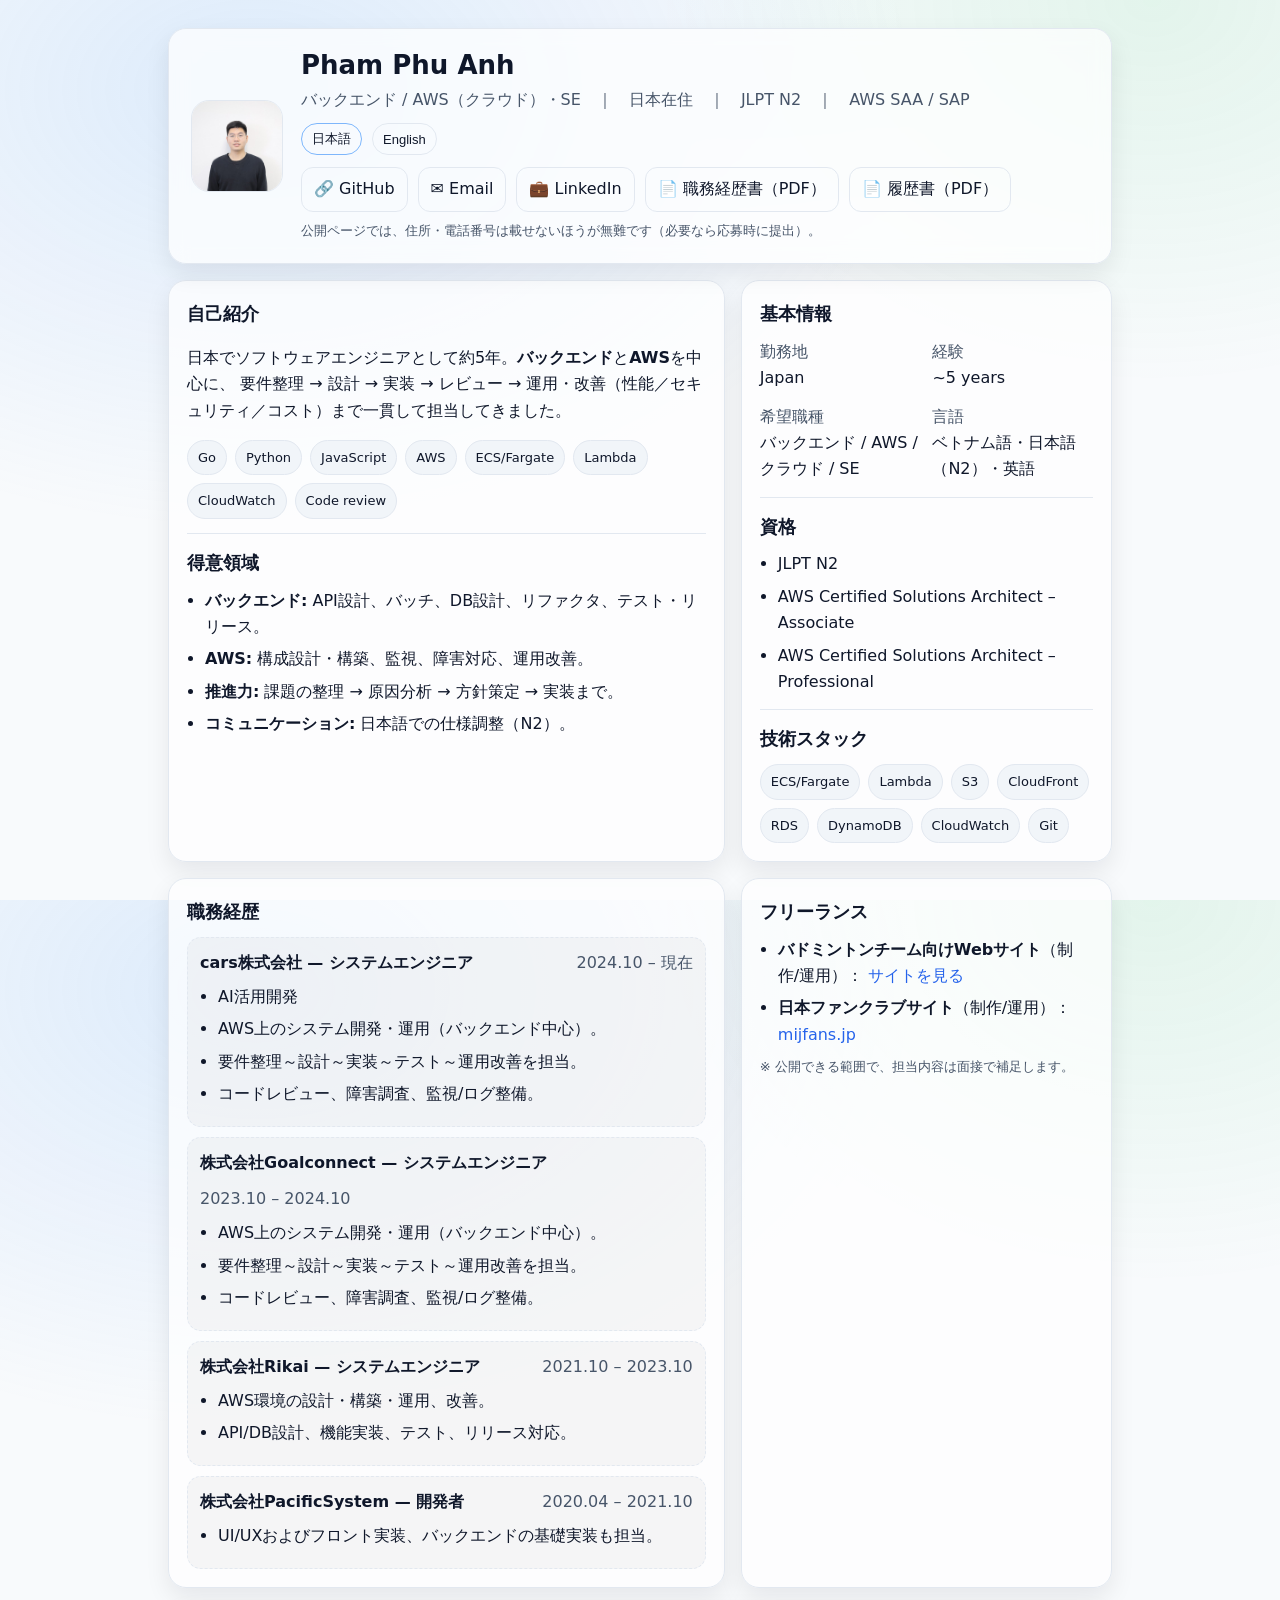
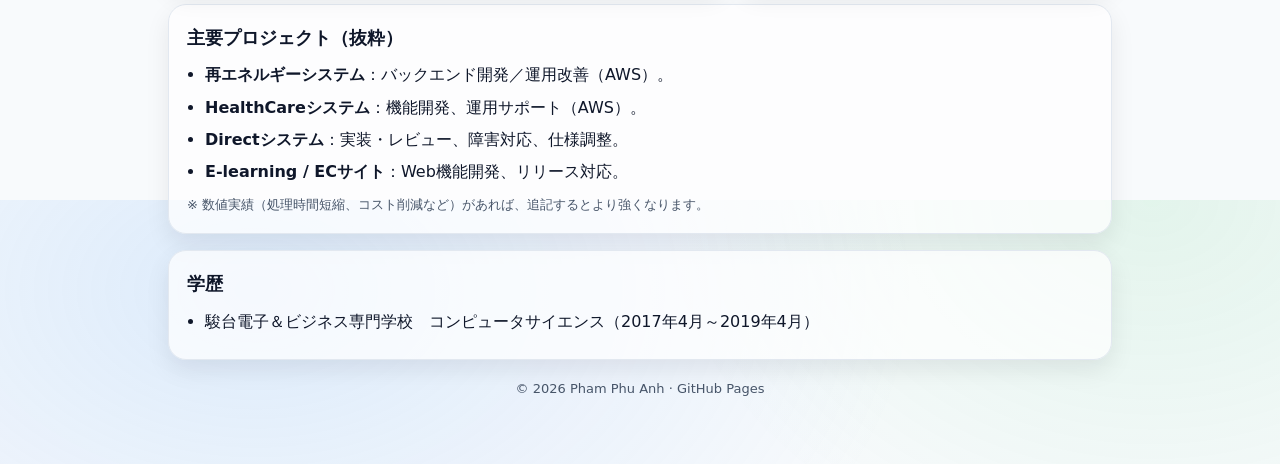
<file: index.html>
<!doctype html>
<html lang="ja">
<head>
  <meta charset="utf-8" />
  <meta name="viewport" content="width=device-width, initial-scale=1" />
  <title>Pham Phu Anh | Backend & AWS Engineer</title>
  <meta name="description" content="Backend + AWS. Go/Python/JavaScript. End-to-end delivery: design, implementation, operations, and improvements." />

  <meta property="og:title" content="Pham Phu Anh | Backend & AWS Engineer" />
  <meta property="og:description" content="Backend + AWS. Go/Python/JavaScript. End-to-end delivery: design, implementation, operations, and improvements." />
  <meta property="og:type" content="website" />

  <link rel="stylesheet" href="assets/styles.css" />
  <style>
    /* Language toggle: show/hide blocks */
    [data-lang="jp"] .lang-en { display:none; }
    [data-lang="en"] .lang-jp { display:none; }
  </style>
</head>

<body>
  <main class="wrap">
    <header>
      <div class="avatar">
        <img src="assets/photo.png" alt="Pham Phu Anh" onerror="this.remove(); this.parentNode.innerHTML='<span class=&quot;muted small&quot;>Add<br>photo</span>';">
      </div>

      <div class="title">
        <h1>Pham Phu Anh</h1>

        <div class="lang-jp">
          <p>バックエンド / AWS（クラウド）・SE　｜　日本在住　｜　JLPT N2　｜　AWS SAA / SAP</p>
        </div>
        <div class="lang-en">
          <p>Backend / AWS (Cloud) Engineer · Japan · JLPT N2 · AWS SAA / SAP</p>
        </div>

        <div class="langbar" aria-label="Language switcher">
          <button id="btn-jp" class="langbtn" aria-pressed="true" type="button">日本語</button>
          <button id="btn-en" class="langbtn" aria-pressed="false" type="button">English</button>
        </div>

        <div class="actions">
          <a class="btn" href="https://github.com/phuanhpham" target="_blank" rel="noreferrer">🔗 GitHub</a>
          <a class="btn" href="mailto:anhpham.96.a@gmail.com">✉️ Email</a>
          <a class="btn" href="https://www.linkedin.com/in/phu-anh-pham-458808233" target="_blank" rel="noreferrer">💼 LinkedIn</a>

          <a class="btn lang-jp" href="assets/shokumu_jp.pdf" target="_blank" rel="noreferrer">📄 職務経歴書（PDF）</a>
          <a class="btn lang-jp" href="assets/rirekisho_jp.pdf" target="_blank" rel="noreferrer">📄 履歴書（PDF）</a>

          <a class="btn lang-en" href="assets/resume_en.pdf" target="_blank" rel="noreferrer">📄 Resume (PDF)</a>
        </div>

        <div class="note lang-jp">公開ページでは、住所・電話番号は載せないほうが無難です（必要なら応募時に提出）。</div>
        <div class="note lang-en">For a public page, it’s safer to avoid home address/phone. Email is usually enough.</div>
      </div>
    </header>

    <section class="row">
      <article class="card">
        <h2 class="lang-jp">自己紹介</h2>
        <h2 class="lang-en">About</h2>

        <div class="lang-jp">
          <p>
            日本でソフトウェアエンジニアとして約5年。<b>バックエンド</b>と<b>AWS</b>を中心に、
            要件整理 → 設計 → 実装 → レビュー → 運用・改善（性能／セキュリティ／コスト）まで一貫して担当してきました。
          </p>

          <div class="chips">
            <span class="chip">Go</span><span class="chip">Python</span><span class="chip">JavaScript</span>
            <span class="chip">AWS</span><span class="chip">ECS/Fargate</span><span class="chip">Lambda</span>
            <span class="chip">CloudWatch</span><span class="chip">Code review</span>
          </div>

          <div class="hr"></div>

          <h2>得意領域</h2>
          <ul class="list">
            <li><b>バックエンド:</b> API設計、バッチ、DB設計、リファクタ、テスト・リリース。</li>
            <li><b>AWS:</b> 構成設計・構築、監視、障害対応、運用改善。</li>
            <li><b>推進力:</b> 課題の整理 → 原因分析 → 方針策定 → 実装まで。</li>
            <li><b>コミュニケーション:</b> 日本語での仕様調整（N2）。</li>
          </ul>
        </div>

        <div class="lang-en">
          <p>
            Software engineer in Japan with ~5 years of experience. Focused on <b>backend</b> and <b>AWS</b>,
            delivering end-to-end work: requirements → design → implementation → code review → operations and improvements
            (performance / security / cost).
          </p>

          <div class="chips">
            <span class="chip">Go</span><span class="chip">Python</span><span class="chip">JavaScript</span>
            <span class="chip">AWS</span><span class="chip">ECS/Fargate</span><span class="chip">Lambda</span>
            <span class="chip">CloudWatch</span><span class="chip">Code review</span>
          </div>

          <div class="hr"></div>

          <h2>Strengths</h2>
          <ul class="list">
            <li><b>Backend:</b> API design, batch jobs, data modeling, refactor, testing & release.</li>
            <li><b>AWS:</b> architecture, build, monitoring, incident handling, ops improvement.</li>
            <li><b>Execution:</b> problem framing → root cause → plan → implementation.</li>
            <li><b>Communication:</b> stakeholder alignment in Japanese (N2).</li>
          </ul>
        </div>
      </article>

      <aside class="card">
        <h2 class="lang-jp">基本情報</h2>
        <h2 class="lang-en">Info</h2>

        <div class="grid2">
          <div>
            <div class="muted lang-jp">勤務地</div><div class="muted lang-en">Location</div>
            <div>Japan</div>
          </div>
          <div>
            <div class="muted lang-jp">経験</div><div class="muted lang-en">Experience</div>
            <div>~5 years</div>
          </div>
          <div>
            <div class="muted lang-jp">希望職種</div><div class="muted lang-en">Preferred roles</div>
            <div class="lang-jp">バックエンド / AWS / クラウド / SE</div>
            <div class="lang-en">Backend / AWS / Cloud / SE</div>
          </div>
          <div>
            <div class="muted lang-jp">言語</div><div class="muted lang-en">Languages</div>
            <div class="lang-jp">ベトナム語・日本語（N2）・英語</div>
            <div class="lang-en">Vietnamese · Japanese (N2) · English</div>
          </div>
        </div>

        <div class="hr"></div>

        <h2 class="lang-jp">資格</h2>
        <h2 class="lang-en">Certifications</h2>
        <ul class="list">
          <li>JLPT N2</li>
          <li>AWS Certified Solutions Architect – Associate</li>
          <li>AWS Certified Solutions Architect – Professional</li>
        </ul>

        <div class="hr"></div>

        <h2 class="lang-jp">技術スタック</h2>
        <h2 class="lang-en">Tech stack</h2>
        <div class="chips">
          <span class="chip">ECS/Fargate</span><span class="chip">Lambda</span><span class="chip">S3</span>
          <span class="chip">CloudFront</span><span class="chip">RDS</span><span class="chip">DynamoDB</span>
          <span class="chip">CloudWatch</span><span class="chip">Git</span>
        </div>
      </aside>
    </section>

    <section class="row">
      <article class="card">
        <h2 class="lang-jp">職務経歴</h2>
        <h2 class="lang-en">Experience</h2>

        <div class="exp">
          <div class="exp-item">
            <div class="exp-top">
              <b class="lang-jp">cars株式会社 — システムエンジニア</b>
              <b class="lang-en">cars — System Engineer</b>
              <span class="muted">2024.10 – 現在</span>
            </div>
            <ul class="list lang-jp">
              <li>AI活用開発</li>
              <li>AWS上のシステム開発・運用（バックエンド中心）。</li>
              <li>要件整理～設計～実装～テスト～運用改善を担当。</li>
              <li>コードレビュー、障害調査、監視/ログ整備。</li>
            </ul>
            <ul class="list lang-en">
              <li>Backend-focused development and operations on AWS.</li>
              <li>Handled phases from requirements to design, implementation, testing, and ops improvements.</li>
              <li>Code review, incident investigation, monitoring/logging improvements.</li>
            </ul>
          </div>
          
          <div class="exp-item">
            <div class="exp-top">
              <b class="lang-jp">株式会社Goalconnect — システムエンジニア</b>
              <b class="lang-en">Goalconnect — System Engineer</b>
              <span class="muted">2023.10 – 2024.10</span>
            </div>
            <ul class="list lang-jp">
              <li>AWS上のシステム開発・運用（バックエンド中心）。</li>
              <li>要件整理～設計～実装～テスト～運用改善を担当。</li>
              <li>コードレビュー、障害調査、監視/ログ整備。</li>
            </ul>
            <ul class="list lang-en">
              <li>Backend-focused development and operations on AWS.</li>
              <li>Handled phases from requirements to design, implementation, testing, and ops improvements.</li>
              <li>Code review, incident investigation, monitoring/logging improvements.</li>
            </ul>
          </div>

          <div class="exp-item">
            <div class="exp-top">
              <b class="lang-jp">株式会社Rikai — システムエンジニア</b>
              <b class="lang-en">Rikai — System Engineer</b>
              <span class="muted">2021.10 – 2023.10</span>
            </div>
            <ul class="list lang-jp">
              <li>AWS環境の設計・構築・運用、改善。</li>
              <li>API/DB設計、機能実装、テスト、リリース対応。</li>
            </ul>
            <ul class="list lang-en">
              <li>AWS design/build/ops and continuous improvements.</li>
              <li>API/DB design, feature delivery, testing, release coordination.</li>
            </ul>
          </div>

          <div class="exp-item">
            <div class="exp-top">
              <b class="lang-jp">株式会社PacificSystem — 開発者</b>
              <b class="lang-en">PacificSystem — Developer</b>
              <span class="muted">2020.04 – 2021.10</span>
            </div>
            <ul class="list lang-jp">
              <li>UI/UXおよびフロント実装、バックエンドの基礎実装も担当。</li>
            </ul>
            <ul class="list lang-en">
              <li>UI/UX and front-end implementation; gradually expanded into backend feature work.</li>
            </ul>
          </div>
        </div>
      </article>

      <aside class="card">
        <h2 class="lang-jp">フリーランス</h2>
        <h2 class="lang-en">Freelance</h2>

        <ul class="list lang-jp">
          <li><b>バドミントンチーム向けWebサイト</b>（制作/運用）：
            <a href="https://redword.net/subete/5RkceuG5LIQoHRMMCf1WCA?fbclid=IwZnRzaANAAWNleHRuA2FlbQIxMQABHsaJHyzfNJuGPvMhKrplYYW8-bBNxx1k4sY5D-urEUcAPg6MGtnkhqUDi64b_aem_DhBadte6OzplUcvBA7jBmg" target="_blank" rel="noreferrer">サイトを見る</a>
          </li>
          <li><b>日本ファンクラブサイト</b>（制作/運用）：
            <a href="https://mijfans.jp/" target="_blank" rel="noreferrer">mijfans.jp</a>
          </li>
        </ul>

        <ul class="list lang-en">
          <li><b>Badminton team website</b> (build & maintain):
            <a href="https://redword.net/subete/5RkceuG5LIQoHRMMCf1WCA?fbclid=IwZnRzaANAAWNleHRuA2FlbQIxMQABHsaJHyzfNJuGPvMhKrplYYW8-bBNxx1k4sY5D-urEUcAPg6MGtnkhqUDi64b_aem_DhBadte6OzplUcvBA7jBmg" target="_blank" rel="noreferrer">View</a>
          </li>
          <li><b>Japan fanclub website</b> (build & maintain):
            <a href="https://mijfans.jp/" target="_blank" rel="noreferrer">mijfans.jp</a>
          </li>
        </ul>

        <div class="note lang-jp">※ 公開できる範囲で、担当内容は面接で補足します。</div>
        <div class="note lang-en">Note: I can share more details about responsibilities in interviews.</div>
      </aside>
    </section>

    <section class="card" style="margin-top:16px">
      <h2 class="lang-jp">主要プロジェクト（抜粋）</h2>
      <h2 class="lang-en">Selected projects</h2>

      <ul class="list lang-jp">
        <li><b>再エネルギーシステム</b>：バックエンド開発／運用改善（AWS）。</li>
        <li><b>HealthCareシステム</b>：機能開発、運用サポート（AWS）。</li>
        <li><b>Directシステム</b>：実装・レビュー、障害対応、仕様調整。</li>
        <li><b>E-learning / ECサイト</b>：Web機能開発、リリース対応。</li>
      </ul>

      <ul class="list lang-en">
        <li><b>Renewable energy system</b>: backend delivery and ops improvements on AWS.</li>
        <li><b>Healthcare system</b>: feature development and operational support on AWS.</li>
        <li><b>Direct system</b>: implementation, code reviews, incident handling, stakeholder alignment.</li>
        <li><b>E-learning / EC site</b>: web feature development and release support.</li>
      </ul>

      <div class="note lang-jp">※ 数値実績（処理時間短縮、コスト削減など）があれば、追記するとより強くなります。</div>
      <div class="note lang-en">Tip: Adding measurable outcomes (latency, cost, reliability) will make this stronger.</div>
    </section>

    <section class="card" style="margin-top:16px">
      <h2 class="lang-jp">学歴</h2>
      <h2 class="lang-en">Education</h2>
      <ul class="list">
        <li class="lang-jp">駿台電子＆ビジネス専門学校　コンピュータサイエンス（2017年4月～2019年4月）</li>
        <li class="lang-en">Sundai Electronics & Business College — Computer Science (Apr 2017 – Apr 2019)</li>
      </ul>
    </section>

    <footer>
      © <span id="y"></span> Pham Phu Anh · GitHub Pages
    </footer>
  </main>

  <script src="assets/script.js"></script>
</body>
</html>
</file>
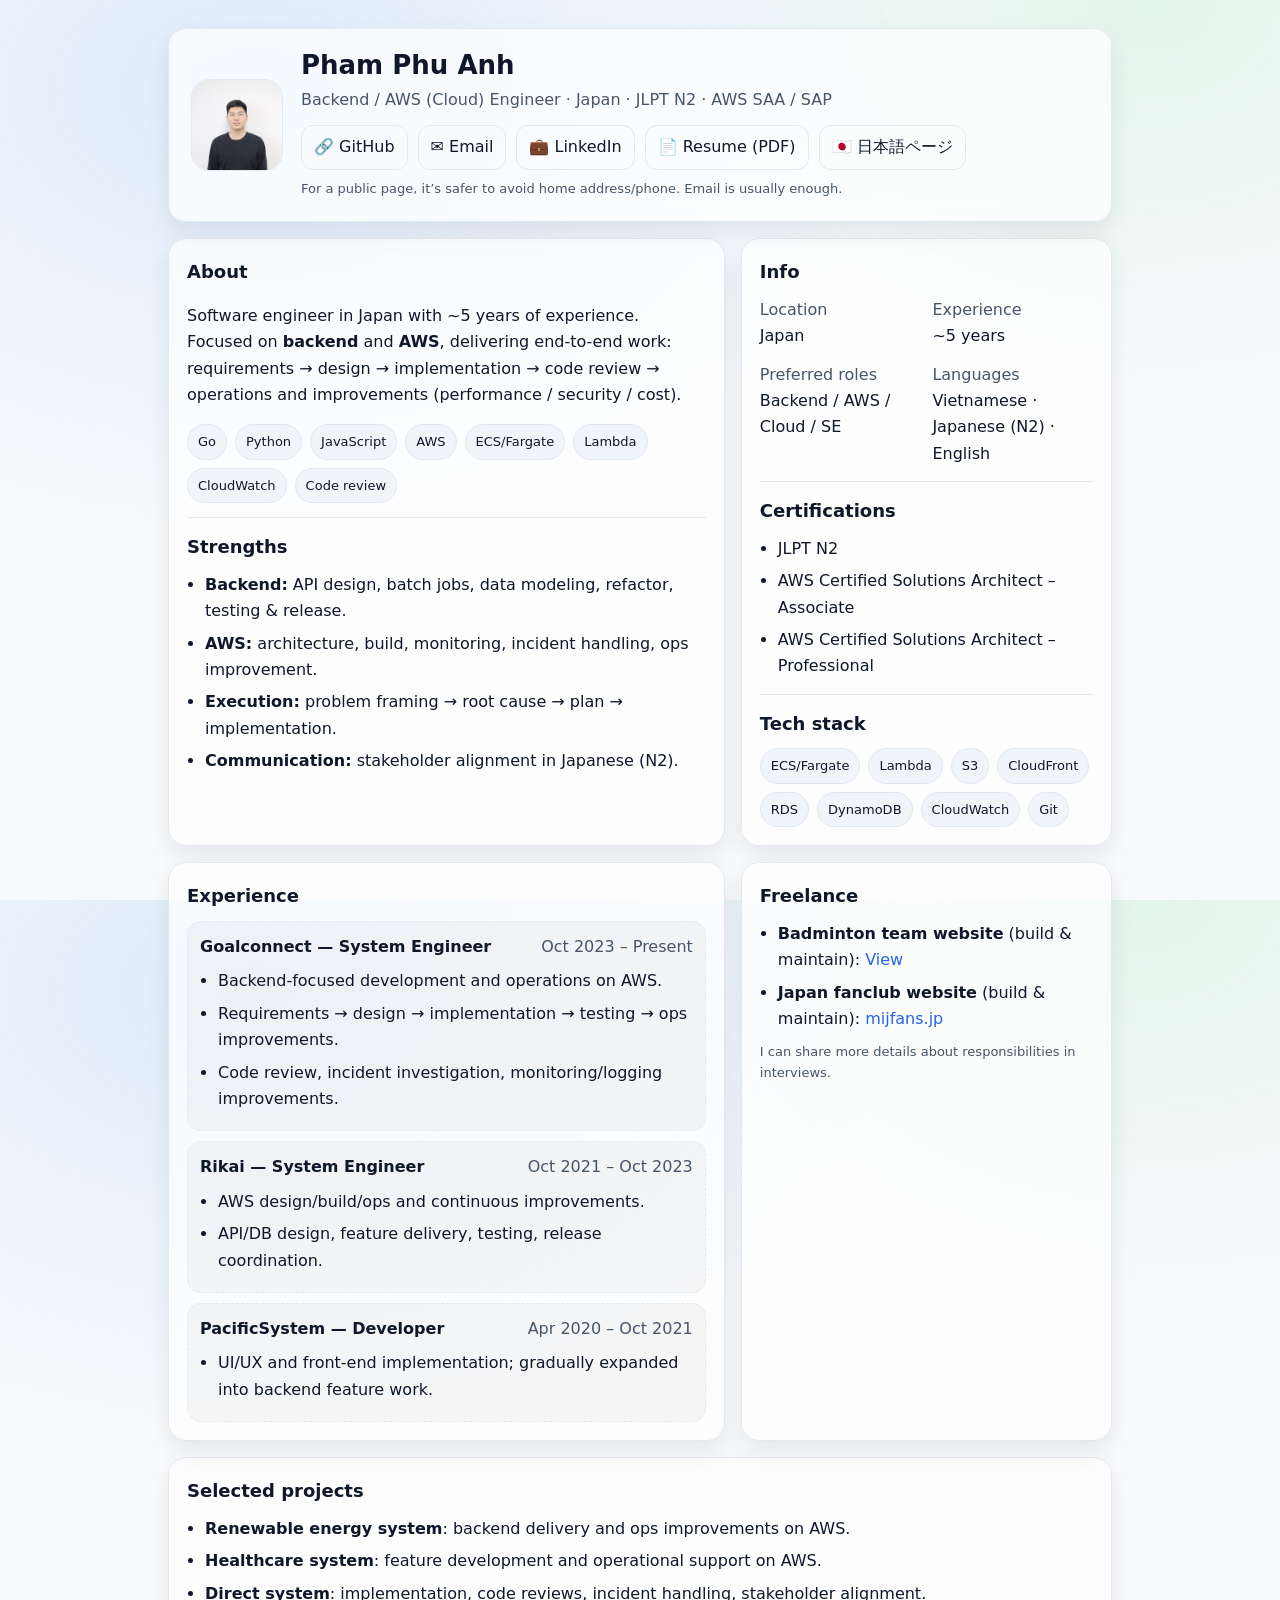
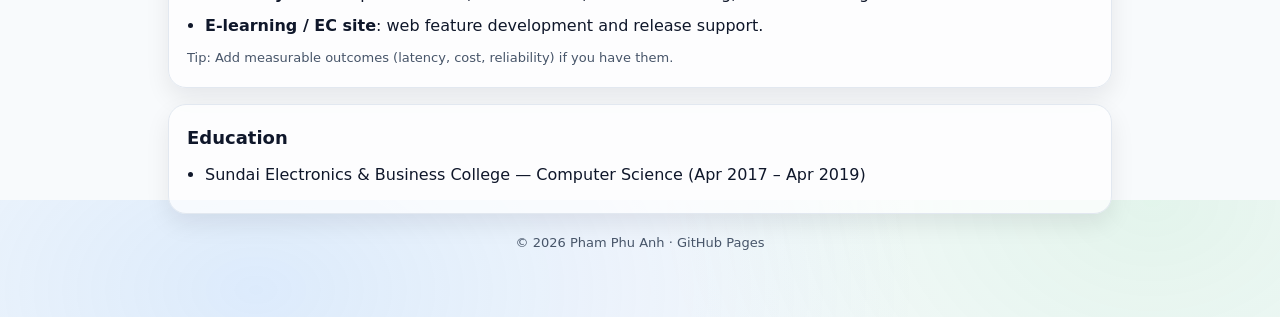
<file: en/index.html>
<!doctype html>
<html lang="en">
<head>
  <meta charset="utf-8" />
  <meta name="viewport" content="width=device-width, initial-scale=1" />
  <title>Pham Phu Anh | Backend & AWS Engineer</title>
  <meta name="description" content="Backend + AWS. Go/Python/JavaScript. End-to-end delivery: design, implementation, operations, and improvements." />
  <meta property="og:title" content="Pham Phu Anh | Backend & AWS Engineer" />
  <meta property="og:description" content="Backend + AWS. Go/Python/JavaScript. End-to-end delivery: design, implementation, operations, and improvements." />
  <meta property="og:type" content="website" />
  <link rel="stylesheet" href="../assets/styles.css" />
</head>
<body>
  <main class="wrap">
    <header>
      <div class="avatar">
        <img src="../assets/photo.png" alt="Pham Phu Anh" onerror="this.remove(); this.parentNode.innerHTML='<span class=&quot;muted small&quot;>Add<br>photo</span>';">
      </div>
      <div class="title">
        <h1>Pham Phu Anh</h1>
        <p>Backend / AWS (Cloud) Engineer · Japan · JLPT N2 · AWS SAA / SAP</p>
        <div class="actions">
          <a class="btn" href="https://github.com/phuanhpham" target="_blank" rel="noreferrer">🔗 GitHub</a>
          <a class="btn" href="mailto:anhpham.96.a@gmail.com">✉️ Email</a>
          <a class="btn" href="https://www.linkedin.com/in/phu-anh-pham-458808233/" target="_blank" rel="noreferrer">💼 LinkedIn</a>
          <a class="btn" href="../assets/resume_en.pdf" target="_blank" rel="noreferrer">📄 Resume (PDF)</a>
          <a class="btn" href="../?lang=jp">🇯🇵 日本語ページ</a>
        </div>
        <div class="note">For a public page, it’s safer to avoid home address/phone. Email is usually enough.</div>
      </div>
    </header>

    <section class="row">
      <article class="card">
        <h2>About</h2>
        <p>
          Software engineer in Japan with ~5 years of experience. Focused on <b>backend</b> and <b>AWS</b>,
          delivering end-to-end work: requirements → design → implementation → code review → operations and improvements
          (performance / security / cost).
        </p>
        <div class="chips">
          <span class="chip">Go</span><span class="chip">Python</span><span class="chip">JavaScript</span>
          <span class="chip">AWS</span><span class="chip">ECS/Fargate</span><span class="chip">Lambda</span>
          <span class="chip">CloudWatch</span><span class="chip">Code review</span>
        </div>

        <div class="hr"></div>

        <h2>Strengths</h2>
        <ul class="list">
          <li><b>Backend:</b> API design, batch jobs, data modeling, refactor, testing & release.</li>
          <li><b>AWS:</b> architecture, build, monitoring, incident handling, ops improvement.</li>
          <li><b>Execution:</b> problem framing → root cause → plan → implementation.</li>
          <li><b>Communication:</b> stakeholder alignment in Japanese (N2).</li>
        </ul>
      </article>

      <aside class="card">
        <h2>Info</h2>
        <div class="grid2">
          <div><div class="muted">Location</div><div>Japan</div></div>
          <div><div class="muted">Experience</div><div>~5 years</div></div>
          <div><div class="muted">Preferred roles</div><div>Backend / AWS / Cloud / SE</div></div>
          <div><div class="muted">Languages</div><div>Vietnamese · Japanese (N2) · English</div></div>
        </div>

        <div class="hr"></div>

        <h2>Certifications</h2>
        <ul class="list">
          <li>JLPT N2</li>
          <li>AWS Certified Solutions Architect – Associate</li>
          <li>AWS Certified Solutions Architect – Professional</li>
        </ul>

        <div class="hr"></div>

        <h2>Tech stack</h2>
        <div class="chips">
          <span class="chip">ECS/Fargate</span><span class="chip">Lambda</span><span class="chip">S3</span>
          <span class="chip">CloudFront</span><span class="chip">RDS</span><span class="chip">DynamoDB</span>
          <span class="chip">CloudWatch</span><span class="chip">Git</span>
        </div>
      </aside>
    </section>

    <section class="row">
      <article class="card">
        <h2>Experience</h2>
        <div class="exp">
          <div class="exp-item">
            <div class="exp-top">
              <b>Goalconnect — System Engineer</b>
              <span class="muted">Oct 2023 – Present</span>
            </div>
            <ul class="list">
              <li>Backend-focused development and operations on AWS.</li>
              <li>Requirements → design → implementation → testing → ops improvements.</li>
              <li>Code review, incident investigation, monitoring/logging improvements.</li>
            </ul>
          </div>

          <div class="exp-item">
            <div class="exp-top">
              <b>Rikai — System Engineer</b>
              <span class="muted">Oct 2021 – Oct 2023</span>
            </div>
            <ul class="list">
              <li>AWS design/build/ops and continuous improvements.</li>
              <li>API/DB design, feature delivery, testing, release coordination.</li>
            </ul>
          </div>

          <div class="exp-item">
            <div class="exp-top">
              <b>PacificSystem — Developer</b>
              <span class="muted">Apr 2020 – Oct 2021</span>
            </div>
            <ul class="list">
              <li>UI/UX and front-end implementation; gradually expanded into backend feature work.</li>
            </ul>
          </div>
        </div>
      </article>

      <aside class="card">
        <h2>Freelance</h2>
        <ul class="list">
          <li><b>Badminton team website</b> (build & maintain):
            <a href="https://redword.net/subete/5RkceuG5LIQoHRMMCf1WCA?fbclid=IwZnRzaANAAWNleHRuA2FlbQIxMQABHsaJHyzfNJuGPvMhKrplYYW8-bBNxx1k4sY5D-urEUcAPg6MGtnkhqUDi64b_aem_DhBadte6OzplUcvBA7jBmg" target="_blank" rel="noreferrer">View</a>
          </li>
          <li><b>Japan fanclub website</b> (build & maintain):
            <a href="https://mijfans.jp/" target="_blank" rel="noreferrer">mijfans.jp</a>
          </li>
        </ul>
        <div class="note">I can share more details about responsibilities in interviews.</div>
      </aside>
    </section>

    <section class="card" style="margin-top:16px">
      <h2>Selected projects</h2>
      <ul class="list">
        <li><b>Renewable energy system</b>: backend delivery and ops improvements on AWS.</li>
        <li><b>Healthcare system</b>: feature development and operational support on AWS.</li>
        <li><b>Direct system</b>: implementation, code reviews, incident handling, stakeholder alignment.</li>
        <li><b>E-learning / EC site</b>: web feature development and release support.</li>
      </ul>
      <div class="note">Tip: Add measurable outcomes (latency, cost, reliability) if you have them.</div>
    </section>

    <section class="card" style="margin-top:16px">
      <h2>Education</h2>
      <ul class="list">
        <li>Sundai Electronics & Business College — Computer Science (Apr 2017 – Apr 2019)</li>
      </ul>
    </section>

    <footer>
      © <span id="y"></span> Pham Phu Anh · GitHub Pages
    </footer>
  </main>

  <script>
    document.getElementById('y').textContent = new Date().getFullYear();
  </script>
</body>
</html>
</file>
<file: assets/styles.css>
:root{
  --bg:#0b0f17; --card:#111827; --text:#e5e7eb; --muted:#9ca3af;
  --line:#1f2937; --accent:#60a5fa; --chip:#0f172a;
  --shadow: 0 12px 30px rgba(0,0,0,.35);
}
@media (prefers-color-scheme: light){
  :root{
    --bg:#f8fafc; --card:#ffffff; --text:#0f172a; --muted:#475569;
    --line:#e2e8f0; --accent:#2563eb; --chip:#f1f5f9;
    --shadow: 0 10px 24px rgba(2,6,23,.08);
  }
}
*{box-sizing:border-box}
html,body{height:100%}
body{
  margin:0; font:16px/1.65 system-ui, -apple-system, Segoe UI, Roboto, Helvetica, Arial, "Apple Color Emoji","Segoe UI Emoji";
  background:
    radial-gradient(1200px 800px at 20% 10%, rgba(96,165,250,.18), transparent 55%),
    radial-gradient(900px 700px at 90% 0%, rgba(34,197,94,.10), transparent 55%),
    var(--bg);
  color:var(--text);
}
a{color:var(--accent); text-decoration:none}
a:hover{text-decoration:underline}
.wrap{max-width:980px; margin:0 auto; padding:28px 18px 64px}
header{
  display:flex; gap:18px; align-items:center; padding:22px;
  border:1px solid var(--line); border-radius:18px; background:rgba(17,24,39,.68);
  backdrop-filter: blur(10px); box-shadow: var(--shadow);
}
@media (prefers-color-scheme: light){ header{background:rgba(255,255,255,.72)} }
.avatar{
  width:92px; height:92px; border-radius:18px; overflow:hidden; flex:0 0 auto;
  border:1px solid var(--line);
  background:linear-gradient(135deg, rgba(96,165,250,.18), rgba(34,197,94,.10));
  display:grid; place-items:center;
}
.avatar img{width:100%; height:100%; object-fit:cover; display:block}
.title h1{margin:0; font-size:26px; line-height:1.15}
.title p{margin:6px 0 0; color:var(--muted)}
.actions{display:flex; flex-wrap:wrap; gap:10px; margin-top:12px}
.btn{
  display:inline-flex; align-items:center; gap:8px;
  border:1px solid var(--line); background:transparent;
  padding:8px 12px; border-radius:12px; color:var(--text); text-decoration:none;
}
.btn:hover{border-color: rgba(96,165,250,.6); text-decoration:none}
.note{font-size:13px; color:var(--muted); margin-top:8px}
.row{display:grid; grid-template-columns: 1.2fr .8fr; gap:16px; margin-top:16px}
@media (max-width: 860px){ .row{grid-template-columns:1fr} }
.card{
  border:1px solid var(--line); border-radius:18px; background:rgba(17,24,39,.62);
  padding:18px; box-shadow: var(--shadow);
}
@media (prefers-color-scheme: light){ .card{background:rgba(255,255,255,.72)} }
.card h2{margin:0 0 10px; font-size:18px}
.muted{color:var(--muted)}
.chips{display:flex; flex-wrap:wrap; gap:8px; margin-top:10px}
.chip{
  border:1px solid var(--line); background:var(--chip); color:var(--text);
  padding:6px 10px; border-radius:999px; font-size:13px;
}
.hr{height:1px; background:var(--line); margin:14px 0}
.list{margin:8px 0 0; padding-left:18px}
.list li{margin:6px 0}
.grid2{display:grid; grid-template-columns:1fr 1fr; gap:12px}
@media (max-width: 540px){ .grid2{grid-template-columns:1fr} }
.exp{display:grid; gap:10px}
.exp-item{border:1px dashed var(--line); border-radius:14px; padding:12px; background:rgba(0,0,0,.10)}
@media (prefers-color-scheme: light){ .exp-item{background:rgba(2,6,23,.03)} }
.exp-top{display:flex; justify-content:space-between; gap:10px; flex-wrap:wrap}
.exp-top b{font-weight:700}
.small{font-size:13px}
.langbar{
  display:flex; gap:10px; flex-wrap:wrap; margin-top:10px;
}
.langbtn{
  border:1px solid var(--line); background:transparent; color:var(--text);
  padding:6px 10px; border-radius:999px; cursor:pointer; font-size:13px;
}
.langbtn[aria-pressed="true"]{border-color: rgba(96,165,250,.8)}
footer{margin-top:18px; text-align:center; color:var(--muted); font-size:13px}
</file>
